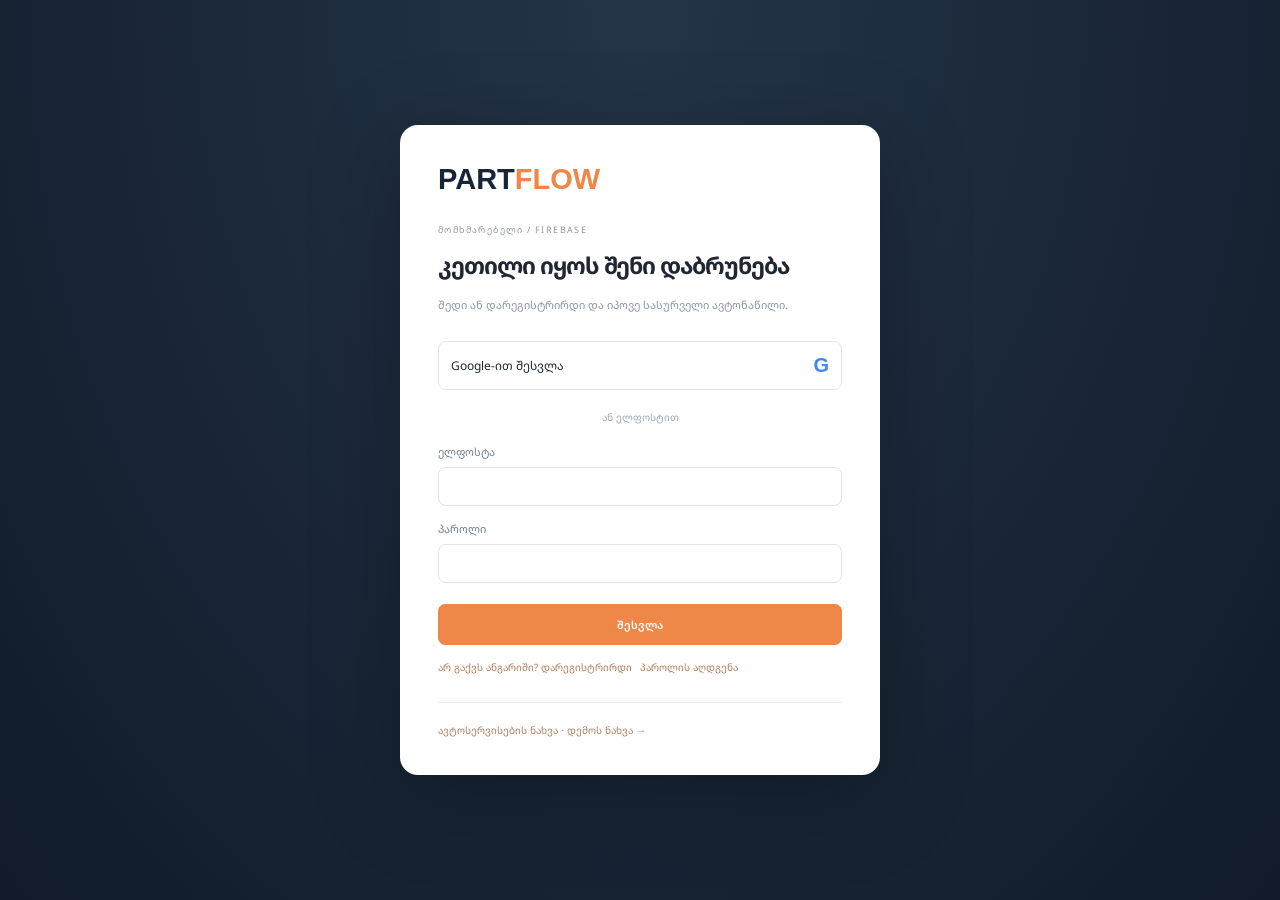
<file: index.html>
<!doctype html><html lang="ka"><head><meta charset="UTF-8"><meta http-equiv="refresh" content="0;url=customer.html"><title>PARTFLOW</title></head><body><a href="customer.html">PARTFLOW</a></body></html>
</file>
